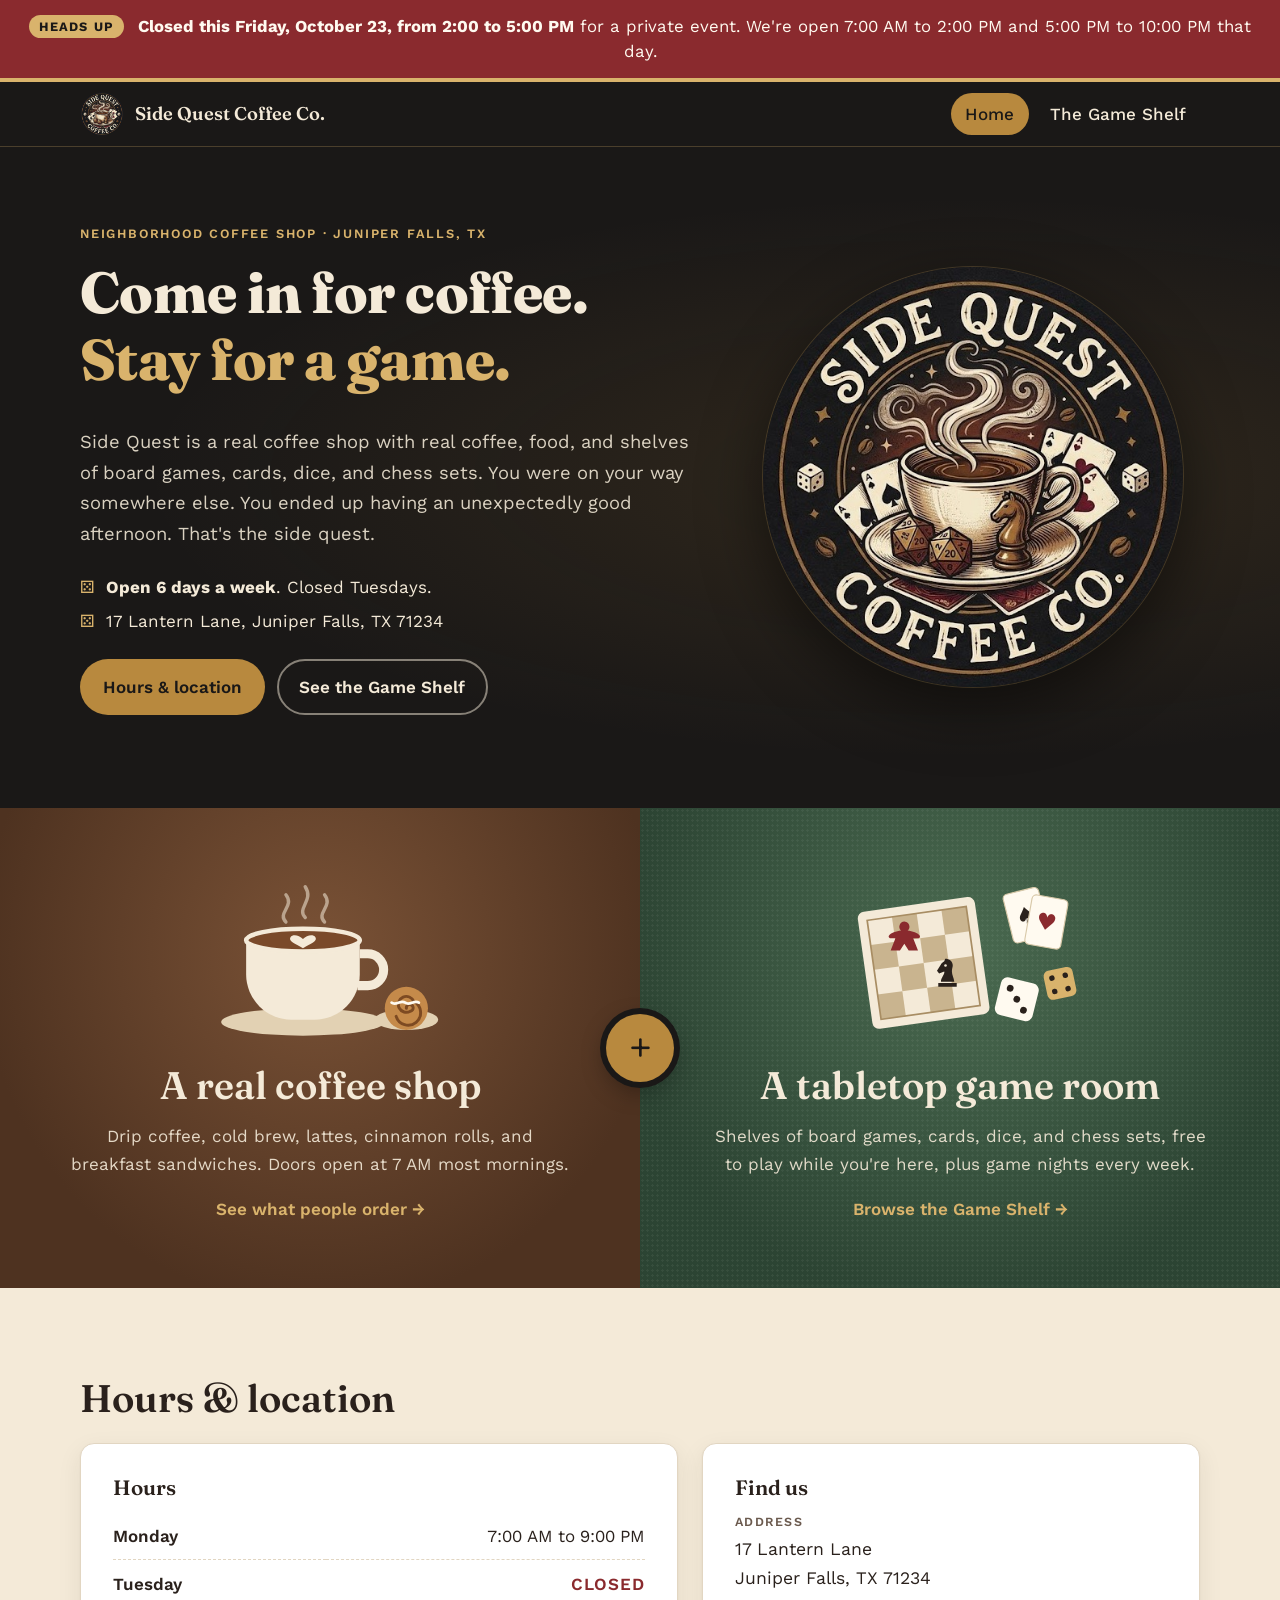
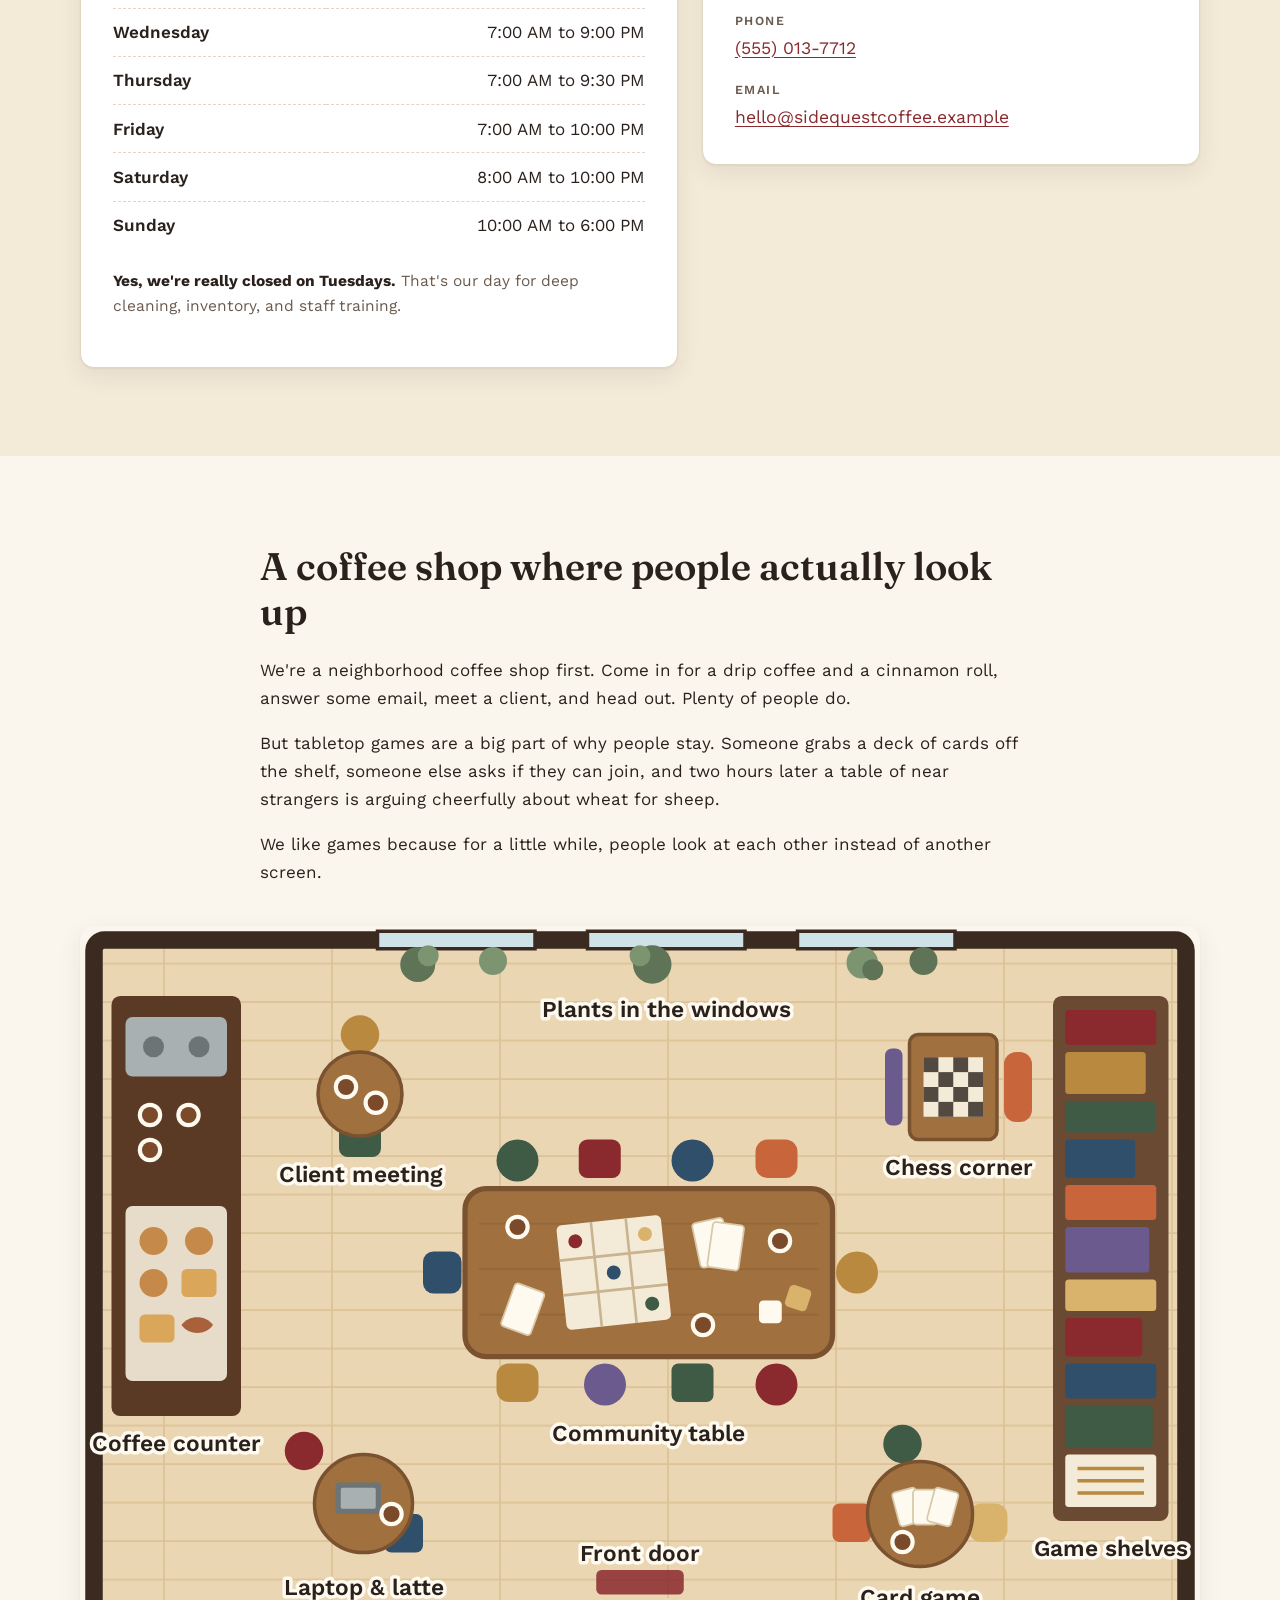
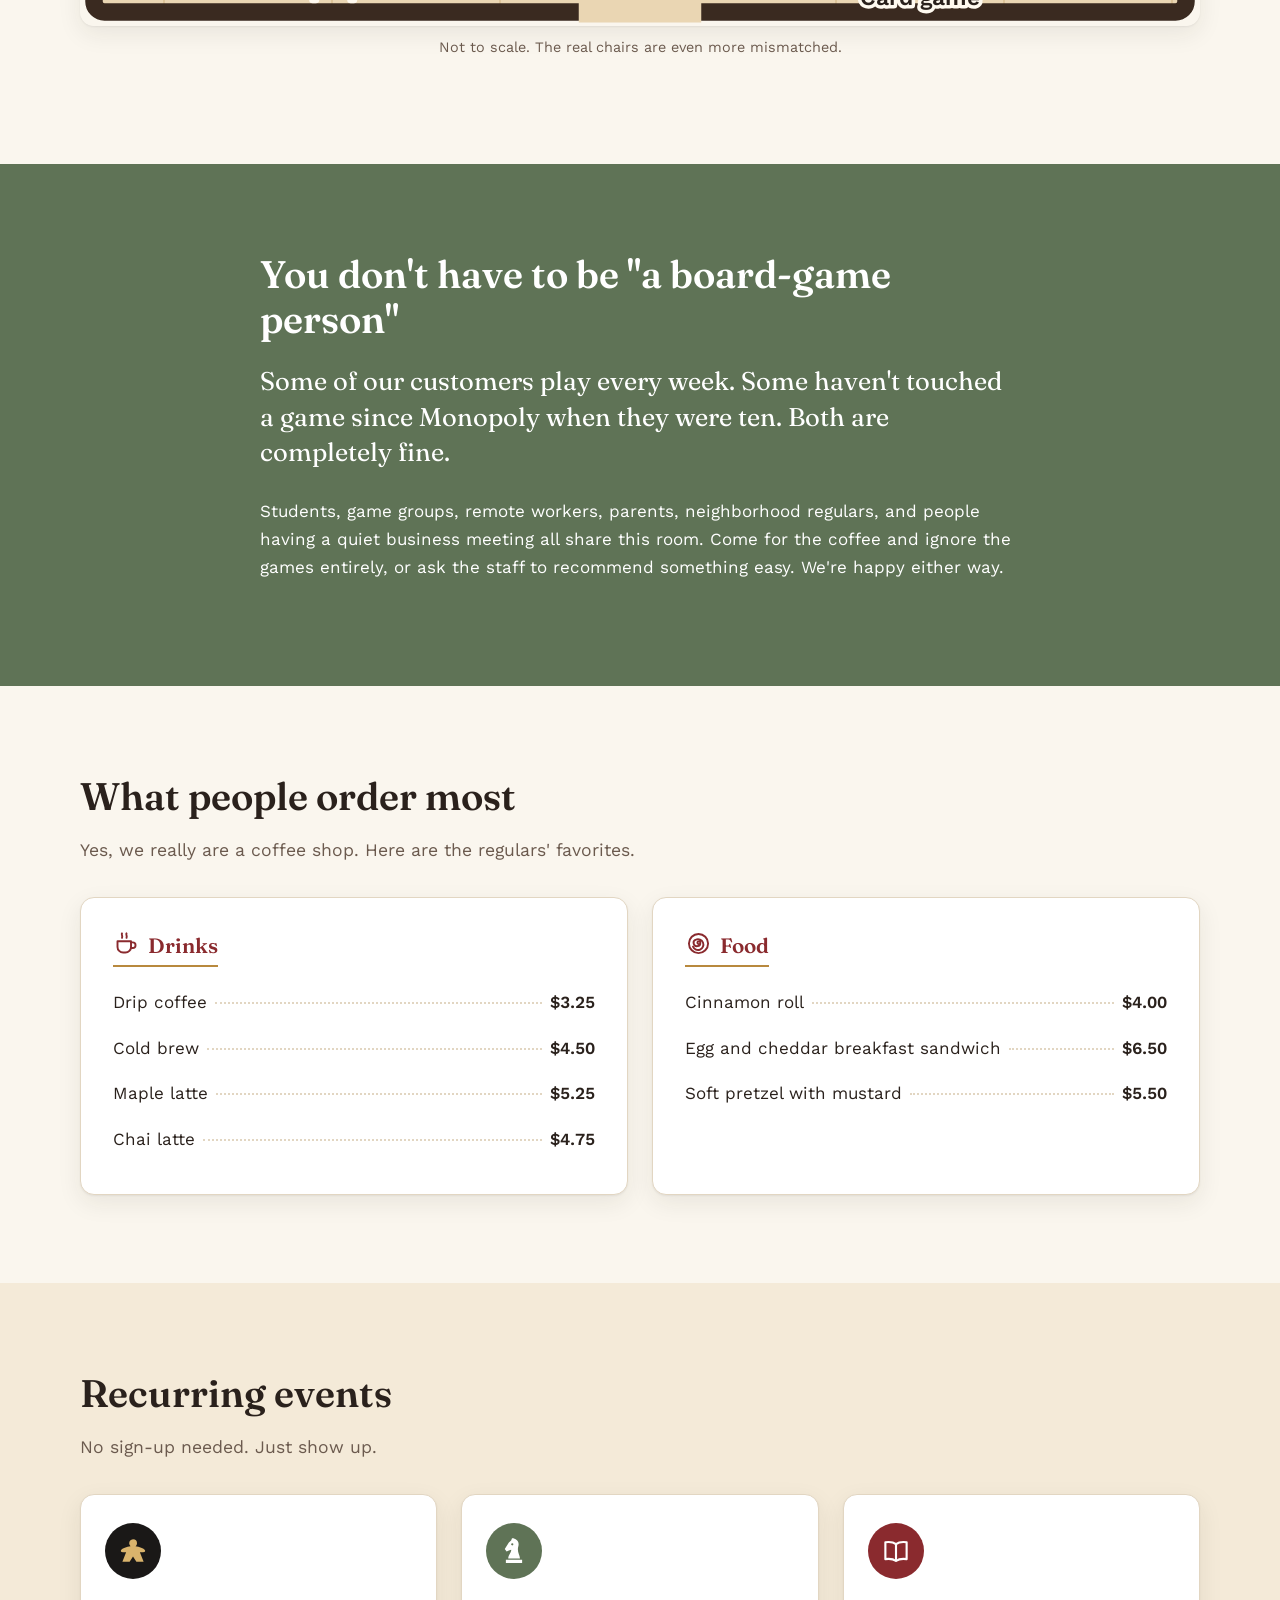
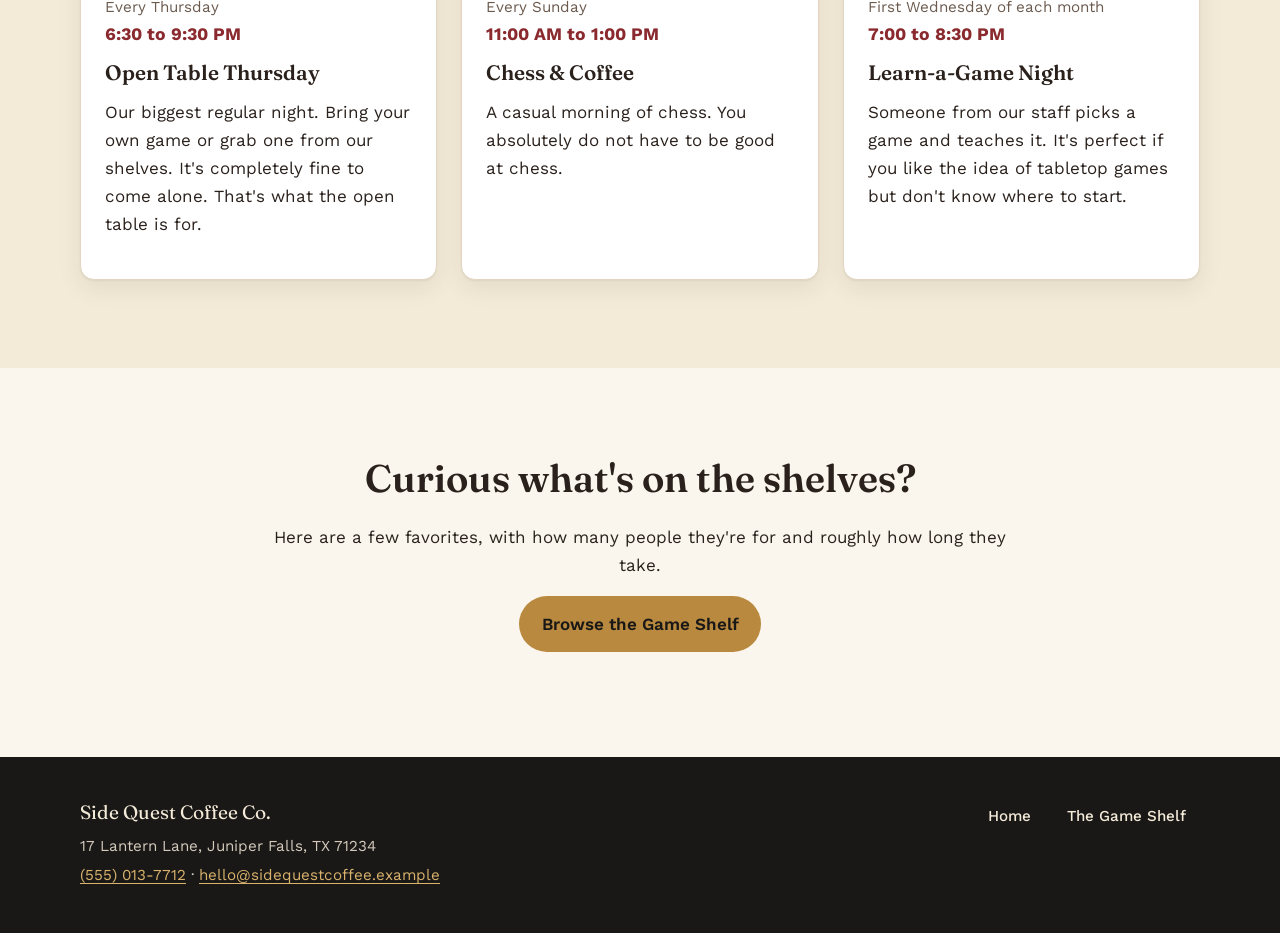
<file: index.html>
<!DOCTYPE html>
<html lang="en">
<head>
  <meta charset="utf-8">
  <meta name="viewport" content="width=device-width, initial-scale=1">
  <title>Side Quest Coffee Co. | Coffee &amp; Tabletop Games in Juniper Falls, TX</title>
  <meta name="description" content="Side Quest Coffee Co. is a neighborhood coffee shop in Juniper Falls, TX with shelves of board games, cards, and chess sets. Hours, menu, events, and location.">
  <link rel="icon" href="images/logo-small.jpg">
  <link rel="preconnect" href="https://fonts.googleapis.com">
  <link rel="preconnect" href="https://fonts.gstatic.com" crossorigin>
  <link href="https://fonts.googleapis.com/css2?family=Fraunces:opsz,wght@9..144,400;9..144,600;9..144,800&family=Work+Sans:wght@400;500;600&display=swap" rel="stylesheet">
  <link rel="stylesheet" href="style.css">
</head>
<body>
  <!-- Icon set, reused below with <use> -->
  <svg width="0" height="0" style="position:absolute" aria-hidden="true" focusable="false">
    <symbol id="i-cup" viewBox="0 0 24 24"><path d="M4 10h12v5a5 5 0 0 1-5 5H9a5 5 0 0 1-5-5z"/><path d="M16 11h1.5a2.5 2.5 0 0 1 0 5H16"/><path d="M8 3c-.8 1 .8 2 0 4M12 3c-.8 1 .8 2 0 4"/></symbol>
    <symbol id="i-roll" viewBox="0 0 24 24"><circle cx="12" cy="12" r="8.5"/><path d="M12 12.5a1.3 1.3 0 1 1 1.6-1.4 3 3 0 1 1-3.9-2.6 4.8 4.8 0 1 1-2.6 6.3"/></symbol>
    <symbol id="i-meeple" viewBox="0 0 24 24"><path fill="currentColor" stroke="none" d="M12 2.5a3.2 3.2 0 0 1 3.2 3.2c0 1-.5 1.9-1.2 2.4 2.9.4 6.6 1.5 7.6 3.2.5.9-.3 1.6-1.5 1.6h-2.6l3 7.6h-5.8L12 16.4l-2.7 4.1H3.5l3-7.6H3.9c-1.2 0-2-.7-1.5-1.6 1-1.7 4.7-2.8 7.6-3.2a3.2 3.2 0 0 1 2-5.6z"/></symbol>
    <symbol id="i-knight" viewBox="0 0 24 24"><path fill="currentColor" stroke="none" d="M5.5 21.5h13v-2.6h-13zM7.4 18h9.4c-.3-2.7-1.7-4.6-1.7-7.4 0-1.6.6-2.6.6-4.1 0-2.8-2.4-4.7-5.3-4.7L9.7 3.6 7.9 5.1 4.6 10.4l1.5 1.9 3.6-1.4c.7 1.8-2.4 4.4-2.3 7.1z"/><circle cx="10.6" cy="6.6" r=".9" fill="var(--paper, #fff)" stroke="none"/></symbol>
    <symbol id="i-book" viewBox="0 0 24 24"><path d="M12 6.5C10 5 7 4.5 3.5 5v13.5c3.5-.5 6.5 0 8.5 1.5 2-1.5 5-2 8.5-1.5V5C17 4.5 14 5 12 6.5z"/><path d="M12 6.5V20"/></symbol>
  </svg>

  <a class="skip-link" href="#main">Skip to content</a>
  <aside aria-label="Closure notice" style="background:#8a2a2e; color:#fffaf0; border-bottom:4px solid #d9b36c; padding:14px 20px; text-align:center; font-family:'Work Sans', system-ui, sans-serif; font-size:1.05rem; line-height:1.5;">
  <strong style="display:inline-block; background:#d9b36c; color:#1a1817; padding:2px 10px; border-radius:999px; font-size:0.8rem; letter-spacing:0.08em; text-transform:uppercase; margin-right:8px; vertical-align:1px;">Heads up</strong>
  <strong>Closed this Friday, October 23, from 2:00 to 5:00 PM</strong> for a private event. We're open 7:00 AM to 2:00 PM and 5:00 PM to 10:00 PM that day.
</aside>

  <header class="site-header">
    <div class="wrap header-inner">
      <a class="brand" href="index.html">
        <img src="images/logo-small.jpg" alt="Side Quest Coffee Co. logo: a coffee cup with playing cards, dice, and a chess knight" width="44" height="44">
        <span>Side Quest Coffee Co.</span>
      </a>
      <nav aria-label="Main">
        <ul class="nav-list">
          <li><a href="index.html" aria-current="page">Home</a></li>
          <li><a href="games.html">The Game Shelf</a></li>
        </ul>
      </nav>
    </div>
  </header>

  <main id="main">
    <!-- Hero -->
    <section class="hero">
      <div class="wrap hero-inner">
        <div class="hero-text">
          <p class="eyebrow">Neighborhood coffee shop &middot; Juniper Falls, TX</p>
          <h1>Come in for coffee. <span>Stay for a game.</span></h1>
          <p class="lede">
            Side Quest is a real coffee shop with real coffee, food, and shelves of board games,
            cards, dice, and chess sets. You were on your way somewhere else. You ended up having
            an unexpectedly good afternoon. That's the side quest.
          </p>
          <ul class="quick-facts" aria-label="Quick visit info">
            <li><strong>Open 6 days a week</strong>. Closed Tuesdays.</li>
            <li>17 Lantern Lane, Juniper Falls, TX 71234</li>
          </ul>
          <p class="hero-actions">
            <a class="btn btn-primary" href="#visit">Hours &amp; location</a>
            <a class="btn btn-ghost" href="games.html">See the Game Shelf</a>
          </p>
        </div>
        <div class="hero-logo">
          <img src="images/logo.jpg" alt="Side Quest Coffee Co. logo: a steaming cup of coffee surrounded by playing cards, dice, and a chess knight" width="520" height="520">
        </div>
      </div>
    </section>

    <!-- Two halves of the shop -->
    <section class="duo" aria-label="What Side Quest is">
      <div class="duo-side duo-coffee">
        <svg class="duo-art" viewBox="0 0 220 150" role="img" aria-label="Illustration of a steaming latte with heart-shaped latte art on a saucer, next to a cinnamon roll" focusable="false">
          <path d="M80 44c-8-8 8-14 0-24M97 40c-8-8 8-15 0-27M114 44c-8-8 8-14 0-24" fill="none" stroke="#f4ead8" stroke-opacity=".55" stroke-width="3" stroke-linecap="round"/>
          <ellipse cx="95" cy="132" rx="72" ry="12" fill="#e2d1b3"/>
          <path d="M145 72h7a14 14 0 0 1 0 28h-9" fill="none" stroke="#f4ead8" stroke-width="8"/>
          <path d="M45 60h100v30a40 40 0 0 1-40 40H85a40 40 0 0 1-40-40z" fill="#f4ead8"/>
          <ellipse cx="95" cy="60" rx="50" ry="10" fill="#7a4a2a" stroke="#f4ead8" stroke-width="4"/>
          <path d="M95 67c-7-4-13-6-11-9.5 2-3 7.5-2 11 1.5 3.5-3.5 9-4.5 11-1.5 2 3.5-4 5.5-11 9.5z" fill="#f4ead8"/>
          <g transform="translate(186 120)">
            <ellipse cy="10" rx="28" ry="9" fill="#e2d1b3"/>
            <circle r="19" fill="#c58a4a"/>
            <path d="M0 0a3 3 0 1 1 3.5 2.5 7 7 0 1 1 3-8.5 11 11 0 1 1-15.5 13" fill="none" stroke="#7d4a22" stroke-width="2.6" stroke-linecap="round"/>
            <path d="M-13-5c4 3 8-3 12 0s8-3 12 0" fill="none" stroke="#fffaf0" stroke-width="2.4" stroke-linecap="round"/>
          </g>
        </svg>
        <h2>A real coffee shop</h2>
        <p>Drip coffee, cold brew, lattes, cinnamon rolls, and breakfast sandwiches. Doors open at 7 AM most mornings.</p>
        <a href="#menu">See what people order &rarr;</a>
      </div>

      <div class="duo-plus" aria-hidden="true">+</div>

      <div class="duo-side duo-games">
        <svg class="duo-art" viewBox="0 0 220 150" role="img" aria-label="Illustration of a game board with a red meeple and a chess knight, two playing cards, and a pair of dice" focusable="false">
          <g transform="translate(78 80) rotate(-8)">
            <rect x="-52" y="-52" width="104" height="104" rx="6" fill="#f4ead8"/>
            <g fill="#c9b48f">
              <rect x="-44" y="-22" width="22" height="22"/><rect x="-44" y="22" width="22" height="22"/>
              <rect x="-22" y="-44" width="22" height="22"/><rect x="-22" y="0" width="22" height="22"/>
              <rect x="0" y="-22" width="22" height="22"/><rect x="0" y="22" width="22" height="22"/>
              <rect x="22" y="-44" width="22" height="22"/><rect x="22" y="0" width="22" height="22"/>
            </g>
            <rect x="-44" y="-44" width="88" height="88" fill="none" stroke="#a88d63" stroke-width="1.5"/>
          </g>
          <use href="#i-meeple" x="44" y="40" width="34" height="34" style="color:#8a2a2e"/>
          <use href="#i-knight" x="84" y="74" width="30" height="30" style="color:#2a211c;--paper:#f4ead8"/>
          <g transform="translate(168 38) rotate(-14)">
            <rect x="-16" y="-22" width="32" height="44" rx="4" fill="#fffaf0" stroke="#d8c8a8"/>
            <text x="0" y="7" text-anchor="middle" font-size="20" fill="#2a211c">&#9824;</text>
          </g>
          <g transform="translate(186 44) rotate(10)">
            <rect x="-16" y="-22" width="32" height="44" rx="4" fill="#fffaf0" stroke="#d8c8a8"/>
            <text x="0" y="7" text-anchor="middle" font-size="20" fill="#8a2a2e">&#9829;</text>
          </g>
          <g transform="translate(160 112) rotate(14)">
            <rect x="-17" y="-17" width="34" height="34" rx="6" fill="#fffaf0"/>
            <g fill="#2a211c"><circle cx="-8" cy="-8" r="3"/><circle cx="0" cy="0" r="3"/><circle cx="8" cy="8" r="3"/></g>
          </g>
          <g transform="translate(198 98) rotate(-12)">
            <rect x="-13" y="-13" width="26" height="26" rx="5" fill="#d9b36c"/>
            <g fill="#2a211c"><circle cx="-6" cy="-6" r="2.4"/><circle cx="6" cy="-6" r="2.4"/><circle cx="-6" cy="6" r="2.4"/><circle cx="6" cy="6" r="2.4"/></g>
          </g>
        </svg>
        <h2>A tabletop game room</h2>
        <p>Shelves of board games, cards, dice, and chess sets, free to play while you're here, plus game nights every week.</p>
        <a href="games.html">Browse the Game Shelf &rarr;</a>
      </div>
    </section>

    <!-- Visit: practical info first -->
    <section id="visit" class="section visit" aria-labelledby="visit-title">
      <div class="wrap">
        <h2 id="visit-title">Hours &amp; location</h2>
        <div class="visit-grid">
          <div class="card hours-card">
            <h3>Hours</h3>
            <table class="hours">
              <caption class="visually-hidden">Weekly business hours</caption>
              <tbody>
                <tr><th scope="row">Monday</th><td>7:00 AM to 9:00 PM</td></tr>
                <tr class="closed"><th scope="row">Tuesday</th><td>CLOSED</td></tr>
                <tr><th scope="row">Wednesday</th><td>7:00 AM to 9:00 PM</td></tr>
                <tr><th scope="row">Thursday</th><td>7:00 AM to 9:30 PM</td></tr>
                <tr><th scope="row">Friday</th><td>7:00 AM to 10:00 PM</td></tr>
                <tr><th scope="row">Saturday</th><td>8:00 AM to 10:00 PM</td></tr>
                <tr><th scope="row">Sunday</th><td>10:00 AM to 6:00 PM</td></tr>
              </tbody>
            </table>
            <p class="note">
              <strong>Yes, we're really closed on Tuesdays.</strong> That's our day for deep cleaning,
              inventory, and staff training.
            </p>
          </div>

          <div class="card contact-card">
            <h3>Find us</h3>
            <dl class="contact">
              <div>
                <dt>Address</dt>
                <dd><address>17 Lantern Lane<br>Juniper Falls, TX 71234</address></dd>
              </div>
              <div>
                <dt>Phone</dt>
                <dd><a href="tel:+15550137712">(555) 013-7712</a></dd>
              </div>
              <div>
                <dt>Email</dt>
                <dd><a href="mailto:hello@sidequestcoffee.example">hello@sidequestcoffee.example</a></dd>
              </div>
            </dl>
          </div>
        </div>
      </div>
    </section>

    <!-- About -->
    <section class="section about" aria-labelledby="about-title">
      <div class="wrap about-text">
        <div>
          <h2 id="about-title">A coffee shop where people actually look up</h2>
          <p>
            We're a neighborhood coffee shop first. Come in for a drip coffee and a cinnamon roll,
            answer some email, meet a client, and head out. Plenty of people do.
          </p>
          <p>
            But tabletop games are a big part of why people stay. Someone grabs a deck of cards off
            the shelf, someone else asks if they can join, and two hours later a table of near
            strangers is arguing cheerfully about wheat for sheep.
          </p>
          <p>
            We like games because for a little while, people look at each other instead of
            another screen.
          </p>
        </div>
      </div>

      <figure class="wrap floorplan">
        <div class="plan-scroll">
          <svg viewBox="0 0 640 400" role="img" aria-labelledby="plan-title plan-desc">
            <title id="plan-title">Illustrated map of the shop</title>
            <desc id="plan-desc">A top-down drawing of Side Quest. A coffee counter with an espresso machine and pastry case runs along the left wall. Game shelves line the right wall. A big community table in the middle has a game in progress, cards, dice, and coffee cups, surrounded by mismatched chairs. Smaller wood tables hold a chess game, a laptop and latte, and a two-person meeting. Plants sit in the front windows.</desc>
            <defs>
              <pattern id="planks" width="96" height="22" patternUnits="userSpaceOnUse">
                <rect width="96" height="22" fill="#ead6b3"/>
                <path d="M0 21.5h96M48 0v22" stroke="#dcc296" stroke-width="1"/>
              </pattern>
              <g id="cup-top"><circle r="7" fill="#fffaf0"/><circle r="4.6" fill="#7a4a2a"/></g>
            </defs>

            <!-- floor & walls -->
            <rect x="8" y="8" width="624" height="384" rx="6" fill="url(#planks)" stroke="#3a2a20" stroke-width="10"/>
            <!-- front windows with plants -->
            <g fill="#cfe2e8" stroke="#3a2a20" stroke-width="2">
              <rect x="170" y="3" width="90" height="10"/><rect x="290" y="3" width="90" height="10"/><rect x="410" y="3" width="90" height="10"/>
            </g>
            <g>
              <rect x="186" y="16" width="14" height="10" rx="2" fill="#a8613a"/><circle cx="193" cy="22" r="10" fill="#5f7356"/><circle cx="199" cy="17" r="6" fill="#7d9470"/>
              <rect x="230" y="16" width="12" height="9" rx="2" fill="#a8613a"/><circle cx="236" cy="20" r="8" fill="#7d9470"/>
              <rect x="320" y="16" width="14" height="10" rx="2" fill="#a8613a"/><circle cx="327" cy="22" r="11" fill="#5f7356"/><circle cx="320" cy="17" r="6" fill="#7d9470"/>
              <rect x="440" y="16" width="14" height="10" rx="2" fill="#a8613a"/><circle cx="447" cy="21" r="9" fill="#7d9470"/><circle cx="453" cy="25" r="6" fill="#5f7356"/>
              <rect x="476" y="16" width="12" height="9" rx="2" fill="#a8613a"/><circle cx="482" cy="20" r="8" fill="#5f7356"/>
            </g>
            <!-- front door -->
            <rect x="285" y="384" width="70" height="14" fill="#ead6b3"/>
            <rect x="295" y="368" width="50" height="14" rx="3" fill="#8a2a2e" opacity=".85"/>

            <!-- coffee counter -->
            <rect x="18" y="40" width="74" height="240" rx="5" fill="#5a3a24"/>
            <rect x="26" y="52" width="58" height="34" rx="4" fill="#a9b0b2"/>
            <circle cx="42" cy="69" r="6" fill="#6d7476"/><circle cx="68" cy="69" r="6" fill="#6d7476"/>
            <use href="#cup-top" x="40" y="108"/><use href="#cup-top" x="62" y="108"/><use href="#cup-top" x="40" y="128"/>
            <rect x="26" y="160" width="58" height="100" rx="4" fill="#f4ead8" opacity=".92"/>
            <g fill="#c58a4a"><circle cx="42" cy="180" r="8"/><circle cx="68" cy="180" r="8"/><circle cx="42" cy="204" r="8"/></g>
            <g fill="#d9a65a"><rect x="58" y="196" width="20" height="16" rx="3"/><rect x="34" y="222" width="20" height="16" rx="3"/></g>
            <path d="M58 228c4-6 14-6 18 0-4 6-14 6-18 0z" fill="#a8613a"/>

            <!-- game shelves -->
            <rect x="556" y="40" width="66" height="300" rx="5" fill="#6b4a33"/>
            <g>
              <rect x="563" y="48" width="52" height="20" rx="2" fill="#8a2a2e"/>
              <rect x="563" y="72" width="46" height="24" rx="2" fill="#b8893e"/>
              <rect x="563" y="100" width="52" height="18" rx="2" fill="#3f5a45"/>
              <rect x="563" y="122" width="40" height="22" rx="2" fill="#2f4f6b"/>
              <rect x="563" y="148" width="52" height="20" rx="2" fill="#c9653a"/>
              <rect x="563" y="172" width="48" height="26" rx="2" fill="#6b5a8e"/>
              <rect x="563" y="202" width="52" height="18" rx="2" fill="#d9b36c"/>
              <rect x="563" y="224" width="44" height="22" rx="2" fill="#8a2a2e"/>
              <rect x="563" y="250" width="52" height="20" rx="2" fill="#2f4f6b"/>
              <rect x="563" y="274" width="50" height="24" rx="2" fill="#3f5a45"/>
              <rect x="563" y="302" width="52" height="30" rx="2" fill="#f4ead8"/>
              <path d="M570 310h38M570 317h38M570 324h38" stroke="#b8893e" stroke-width="2"/>
            </g>

            <!-- community table, mismatched chairs -->
            <g>
              <circle cx="250" cy="134" r="12" fill="#3f5a45"/>
              <rect x="285" y="122" width="24" height="22" rx="5" fill="#8a2a2e"/>
              <circle cx="350" cy="134" r="12" fill="#2f4f6b"/>
              <rect x="386" y="122" width="24" height="22" rx="7" fill="#c9653a"/>
              <rect x="238" y="250" width="24" height="22" rx="7" fill="#b8893e"/>
              <circle cx="300" cy="262" r="12" fill="#6b5a8e"/>
              <rect x="338" y="250" width="24" height="22" rx="4" fill="#3f5a45"/>
              <circle cx="398" cy="262" r="12" fill="#8a2a2e"/>
              <rect x="196" y="186" width="22" height="24" rx="6" fill="#2f4f6b"/>
              <circle cx="444" cy="198" r="12" fill="#b8893e"/>
            </g>
            <rect x="220" y="150" width="210" height="96" rx="12" fill="#a0703f" stroke="#7a5230" stroke-width="3"/>
            <path d="M228 170h194M228 196h194M228 222h194" stroke="#8d6034" stroke-width="1" opacity=".6"/>
            <!-- game in progress -->
            <g transform="translate(305 198) rotate(-6)">
              <rect x="-30" y="-30" width="60" height="60" rx="3" fill="#f4ead8"/>
              <path d="M-30-10h60M-30 10h60M-10-30v60M10-30v60" stroke="#c9b48f" stroke-width="1.5"/>
              <circle cx="-20" cy="-20" r="4" fill="#8a2a2e"/><circle cx="0" cy="0" r="4" fill="#2f4f6b"/><circle cx="20" cy="20" r="4" fill="#3f5a45"/><circle cx="20" cy="-20" r="4" fill="#d9b36c"/>
            </g>
            <g fill="#fffaf0" stroke="#d8c8a8">
              <rect x="352" y="168" width="18" height="26" rx="2" transform="rotate(-12 361 181)"/>
              <rect x="360" y="170" width="18" height="26" rx="2" transform="rotate(8 369 183)"/>
              <rect x="244" y="206" width="18" height="26" rx="2" transform="rotate(20 253 219)"/>
            </g>
            <rect x="388" y="214" width="13" height="13" rx="2.5" fill="#fffaf0"/>
            <rect x="404" y="206" width="13" height="13" rx="2.5" fill="#d9b36c" transform="rotate(18 410 212)"/>
            <use href="#cup-top" x="250" y="172"/><use href="#cup-top" x="400" y="180"/><use href="#cup-top" x="356" y="228"/>

            <!-- chess table -->
            <rect x="460" y="70" width="10" height="44" rx="4" fill="#6b5a8e"/>
            <rect x="528" y="72" width="16" height="40" rx="7" fill="#c9653a"/>
            <rect x="474" y="62" width="50" height="60" rx="5" fill="#a0703f" stroke="#7a5230" stroke-width="2"/>
            <g transform="translate(482 75)">
              <rect width="34" height="34" fill="#f4ead8"/>
              <g fill="#2a211c" opacity=".8">
                <rect x="0" y="0" width="8.5" height="8.5"/><rect x="17" y="0" width="8.5" height="8.5"/>
                <rect x="8.5" y="8.5" width="8.5" height="8.5"/><rect x="25.5" y="8.5" width="8.5" height="8.5"/>
                <rect x="0" y="17" width="8.5" height="8.5"/><rect x="17" y="17" width="8.5" height="8.5"/>
                <rect x="8.5" y="25.5" width="8.5" height="8.5"/><rect x="25.5" y="25.5" width="8.5" height="8.5"/>
              </g>
            </g>

            <!-- meeting table near window -->
            <circle cx="160" cy="62" r="11" fill="#b8893e"/>
            <rect x="148" y="112" width="24" height="20" rx="5" fill="#3f5a45"/>
            <circle cx="160" cy="96" r="24" fill="#a0703f" stroke="#7a5230" stroke-width="2"/>
            <use href="#cup-top" x="152" y="92"/><use href="#cup-top" x="169" y="101"/>

            <!-- laptop & latte table -->
            <circle cx="128" cy="300" r="11" fill="#8a2a2e"/>
            <rect x="174" y="336" width="22" height="22" rx="4" fill="#2f4f6b"/>
            <circle cx="162" cy="330" r="28" fill="#a0703f" stroke="#7a5230" stroke-width="2"/>
            <rect x="146" y="318" width="26" height="18" rx="2" fill="#6d7476"/>
            <rect x="149" y="321" width="20" height="12" rx="1" fill="#a9b0b2"/>
            <use href="#cup-top" x="178" y="336"/>

            <!-- card game table -->
            <circle cx="470" cy="296" r="11" fill="#3f5a45"/>
            <rect x="508" y="330" width="22" height="22" rx="7" fill="#d9b36c"/>
            <rect x="430" y="330" width="22" height="22" rx="4" fill="#c9653a"/>
            <circle cx="480" cy="336" r="30" fill="#a0703f" stroke="#7a5230" stroke-width="2"/>
            <g fill="#fffaf0" stroke="#d8c8a8">
              <rect x="466" y="322" width="14" height="20" rx="2" transform="rotate(-15 473 332)"/>
              <rect x="476" y="322" width="14" height="20" rx="2"/>
              <rect x="486" y="322" width="14" height="20" rx="2" transform="rotate(15 493 332)"/>
            </g>
            <use href="#cup-top" x="470" y="352"/>

            <!-- labels -->
            <g class="plan-label" font-size="13">
              <text x="55" y="300" text-anchor="middle">Coffee counter</text>
              <text x="589" y="360" text-anchor="middle">Game shelves</text>
              <text x="325" y="294" text-anchor="middle">Community table</text>
              <text x="335" y="52" text-anchor="middle">Plants in the windows</text>
              <text x="502" y="142" text-anchor="middle">Chess corner</text>
              <text x="160" y="146" text-anchor="middle">Client meeting</text>
              <text x="162" y="382" text-anchor="middle">Laptop &amp; latte</text>
              <text x="480" y="388" text-anchor="middle">Card game</text>
              <text x="320" y="363" text-anchor="middle">Front door</text>
            </g>
          </svg>
        </div>
        <figcaption>Not to scale. The real chairs are even more mismatched.</figcaption>
      </figure>
    </section>

    <!-- Newcomers -->
    <section class="section newcomers" aria-labelledby="new-title">
      <div class="wrap narrow">
        <h2 id="new-title">You don't have to be "a board-game person"</h2>
        <p class="big">
          Some of our customers play every week. Some haven't touched a game since Monopoly when
          they were ten. Both are completely fine.
        </p>
        <p>
          Students, game groups, remote workers, parents, neighborhood regulars, and people having
          a quiet business meeting all share this room. Come for the coffee and ignore the games
          entirely, or ask the staff to recommend something easy. We're happy either way.
        </p>
      </div>
    </section>

    <!-- Menu -->
    <section id="menu" class="section menu" aria-labelledby="menu-title">
      <div class="wrap">
        <h2 id="menu-title">What people order most</h2>
        <p class="section-intro">Yes, we really are a coffee shop. Here are the regulars' favorites.</p>
        <div class="menu-grid">
          <div class="card menu-card">
            <h3><svg class="icon" aria-hidden="true" focusable="false"><use href="#i-cup"/></svg>Drinks</h3>
            <ul class="menu-list">
              <li><span class="item">Drip coffee</span><span class="price">$3.25</span></li>
              <li><span class="item">Cold brew</span><span class="price">$4.50</span></li>
              <li><span class="item">Maple latte</span><span class="price">$5.25</span></li>
              <li><span class="item">Chai latte</span><span class="price">$4.75</span></li>
            </ul>
          </div>
          <div class="card menu-card">
            <h3><svg class="icon" aria-hidden="true" focusable="false"><use href="#i-roll"/></svg>Food</h3>
            <ul class="menu-list">
              <li><span class="item">Cinnamon roll</span><span class="price">$4.00</span></li>
              <li><span class="item">Egg and cheddar breakfast sandwich</span><span class="price">$6.50</span></li>
              <li><span class="item">Soft pretzel with mustard</span><span class="price">$5.50</span></li>
            </ul>
          </div>
        </div>
      </div>
    </section>

    <!-- Events -->
    <section id="events" class="section events" aria-labelledby="events-title">
      <div class="wrap">
        <h2 id="events-title">Recurring events</h2>
        <p class="section-intro">No sign-up needed. Just show up.</p>
        <div class="events-grid">
          <article class="event-card">
            <span class="event-icon" aria-hidden="true"><svg><use href="#i-meeple"/></svg></span>
            <p class="event-when">Every Thursday<br><strong>6:30 to 9:30 PM</strong></p>
            <h3>Open Table Thursday</h3>
            <p>
              Our biggest regular night. Bring your own game or grab one from our shelves. It's
              completely fine to come alone. That's what the open table is for.
            </p>
          </article>
          <article class="event-card">
            <span class="event-icon" aria-hidden="true"><svg><use href="#i-knight"/></svg></span>
            <p class="event-when">Every Sunday<br><strong>11:00 AM to 1:00 PM</strong></p>
            <h3>Chess &amp; Coffee</h3>
            <p>
              A casual morning of chess. You absolutely do not have to be good at chess.
            </p>
          </article>
          <article class="event-card">
            <span class="event-icon" aria-hidden="true"><svg class="stroke"><use href="#i-book"/></svg></span>
            <p class="event-when">First Wednesday of each month<br><strong>7:00 to 8:30 PM</strong></p>
            <h3>Learn-a-Game Night</h3>
            <p>
              Someone from our staff picks a game and teaches it. It's perfect if you like the idea
              of tabletop games but don't know where to start.
            </p>
          </article>
        </div>
      </div>
    </section>

    <!-- Game shelf teaser -->
    <section class="section shelf-teaser">
      <div class="wrap narrow center">
        <h2>Curious what's on the shelves?</h2>
        <p>Here are a few favorites, with how many people they're for and roughly how long they take.</p>
        <p><a class="btn btn-primary" href="games.html">Browse the Game Shelf</a></p>
      </div>
    </section>
  </main>

  <footer class="site-footer">
    <div class="wrap footer-inner">
      <div>
        <p class="footer-name">Side Quest Coffee Co.</p>
        <address>17 Lantern Lane, Juniper Falls, TX 71234</address>
        <p><a href="tel:+15550137712">(555) 013-7712</a> &middot; <a href="mailto:hello@sidequestcoffee.example">hello@sidequestcoffee.example</a></p>
      </div>
      <nav aria-label="Footer">
        <ul class="nav-list">
          <li><a href="index.html">Home</a></li>
          <li><a href="games.html">The Game Shelf</a></li>
        </ul>
      </nav>
    </div>
  </footer>
</body>
</html>
</file>
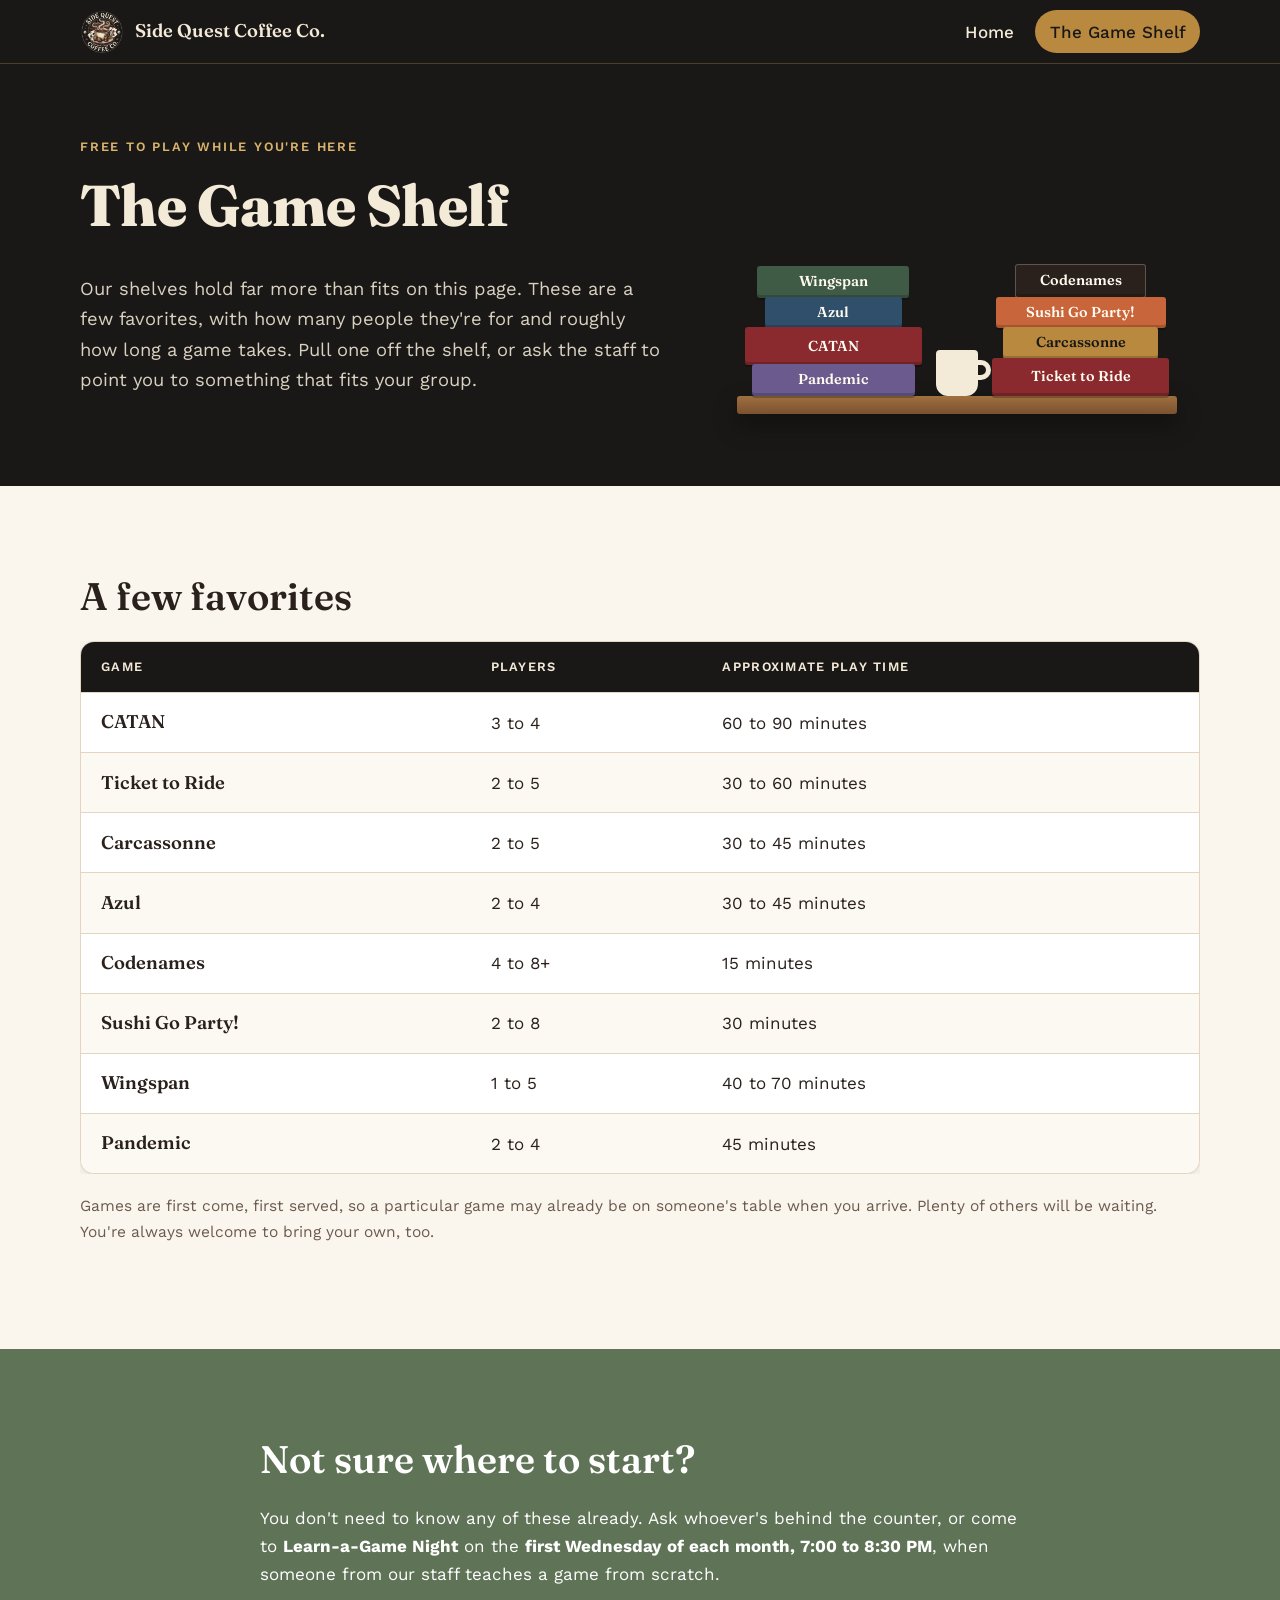
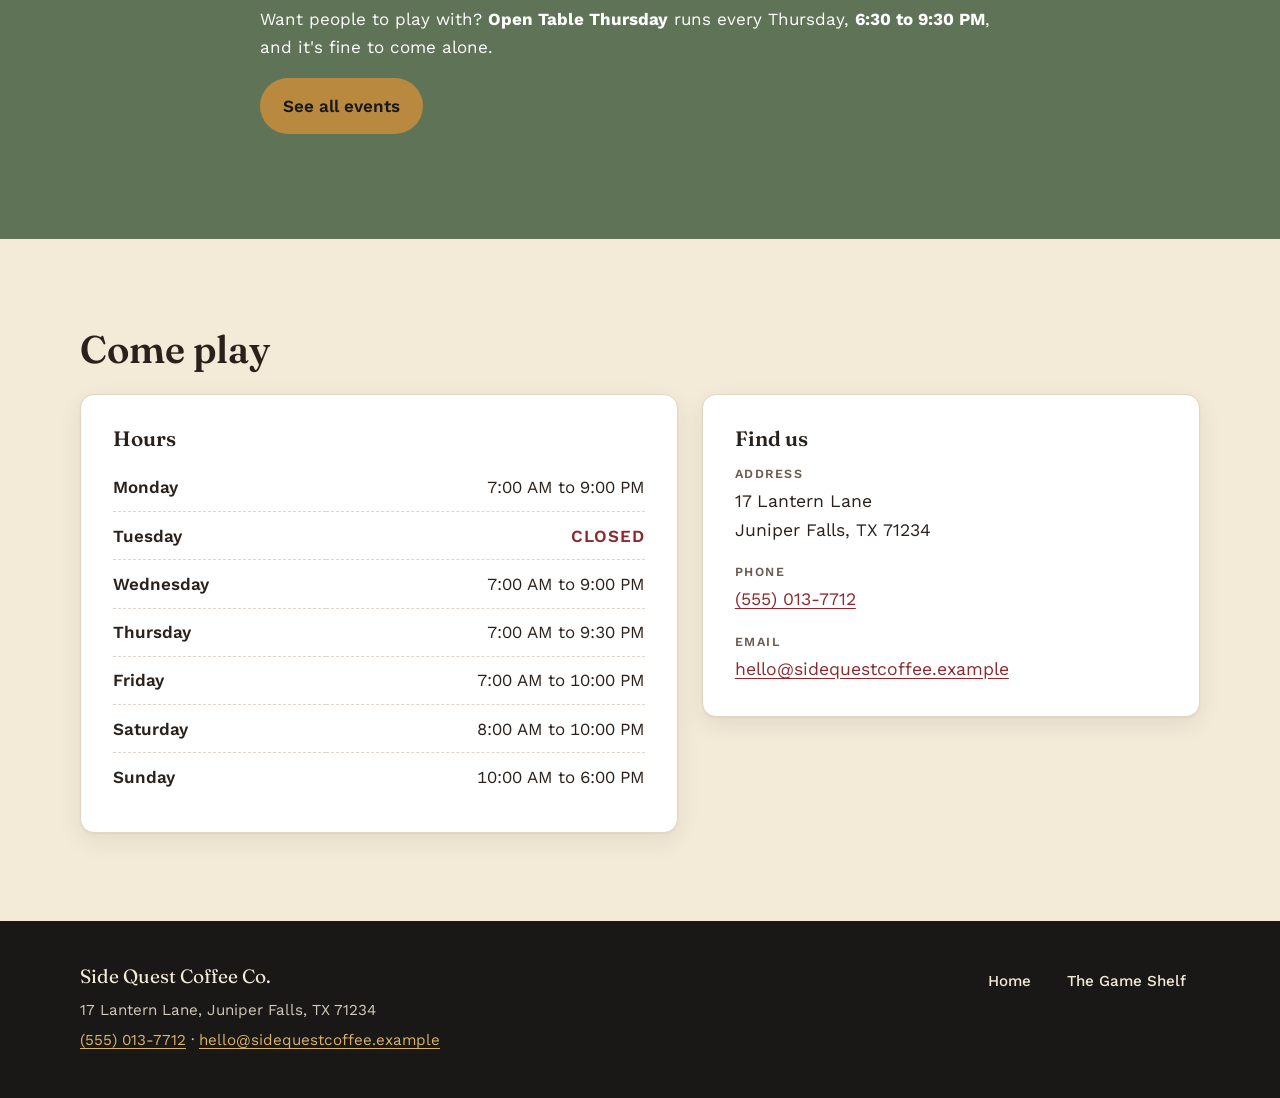
<file: games.html>
<!DOCTYPE html>
<html lang="en">
<head>
  <meta charset="utf-8">
  <meta name="viewport" content="width=device-width, initial-scale=1">
  <title>The Game Shelf | Side Quest Coffee Co.</title>
  <meta name="description" content="A few favorite board games from the shelves at Side Quest Coffee Co., with player counts and approximate play times.">
  <link rel="icon" href="images/logo-small.jpg">
  <link rel="preconnect" href="https://fonts.googleapis.com">
  <link rel="preconnect" href="https://fonts.gstatic.com" crossorigin>
  <link href="https://fonts.googleapis.com/css2?family=Fraunces:opsz,wght@9..144,400;9..144,600;9..144,800&family=Work+Sans:wght@400;500;600&display=swap" rel="stylesheet">
  <link rel="stylesheet" href="style.css">
</head>
<body>
  <a class="skip-link" href="#main">Skip to content</a>

  <header class="site-header">
    <div class="wrap header-inner">
      <a class="brand" href="index.html">
        <img src="images/logo-small.jpg" alt="Side Quest Coffee Co. logo: a coffee cup with playing cards, dice, and a chess knight" width="44" height="44">
        <span>Side Quest Coffee Co.</span>
      </a>
      <nav aria-label="Main">
        <ul class="nav-list">
          <li><a href="index.html">Home</a></li>
          <li><a href="games.html" aria-current="page">The Game Shelf</a></li>
        </ul>
      </nav>
    </div>
  </header>

  <main id="main">
    <section class="page-hero">
      <div class="wrap page-hero-inner">
        <div>
          <p class="eyebrow">Free to play while you're here</p>
          <h1>The Game Shelf</h1>
          <p class="lede">
            Our shelves hold far more than fits on this page. These are a few favorites, with how
            many people they're for and roughly how long a game takes. Pull one off the shelf, or
            ask the staff to point you to something that fits your group.
          </p>
        </div>
        <div class="shelf" role="img" aria-label="Illustration of two stacks of board game boxes on a wooden shelf, with a coffee mug between them">
          <div class="shelf-row">
            <div class="stack">
              <span class="box b-wingspan">Wingspan</span>
              <span class="box b-azul">Azul</span>
              <span class="box b-catan">CATAN</span>
              <span class="box b-pandemic">Pandemic</span>
            </div>
            <span class="mug"></span>
            <div class="stack">
              <span class="box b-codenames">Codenames</span>
              <span class="box b-sushi">Sushi Go Party!</span>
              <span class="box b-carc">Carcassonne</span>
              <span class="box b-ticket">Ticket to Ride</span>
            </div>
          </div>
          <div class="plank"></div>
        </div>
      </div>
    </section>

    <section class="section" aria-labelledby="favorites-title">
      <div class="wrap">
        <h2 id="favorites-title">A few favorites</h2>
        <div class="table-wrap">
          <table class="games">
            <caption class="visually-hidden">Favorite games with player counts and approximate play times</caption>
            <thead>
              <tr>
                <th scope="col">Game</th>
                <th scope="col">Players</th>
                <th scope="col">Approximate play time</th>
              </tr>
            </thead>
            <tbody>
              <tr><th scope="row">CATAN</th><td data-label="Players">3 to 4</td><td data-label="Play time">60 to 90 minutes</td></tr>
              <tr><th scope="row">Ticket to Ride</th><td data-label="Players">2 to 5</td><td data-label="Play time">30 to 60 minutes</td></tr>
              <tr><th scope="row">Carcassonne</th><td data-label="Players">2 to 5</td><td data-label="Play time">30 to 45 minutes</td></tr>
              <tr><th scope="row">Azul</th><td data-label="Players">2 to 4</td><td data-label="Play time">30 to 45 minutes</td></tr>
              <tr><th scope="row">Codenames</th><td data-label="Players">4 to 8+</td><td data-label="Play time">15 minutes</td></tr>
              <tr><th scope="row">Sushi Go Party!</th><td data-label="Players">2 to 8</td><td data-label="Play time">30 minutes</td></tr>
              <tr><th scope="row">Wingspan</th><td data-label="Players">1 to 5</td><td data-label="Play time">40 to 70 minutes</td></tr>
              <tr><th scope="row">Pandemic</th><td data-label="Players">2 to 4</td><td data-label="Play time">45 minutes</td></tr>
            </tbody>
          </table>
        </div>
        <p class="note">
          Games are first come, first served, so a particular game may already be on someone's
          table when you arrive. Plenty of others will be waiting. You're always welcome to bring
          your own, too.
        </p>
      </div>
    </section>

    <section class="section newcomers" aria-labelledby="start-title">
      <div class="wrap narrow">
        <h2 id="start-title">Not sure where to start?</h2>
        <p>
          You don't need to know any of these already. Ask whoever's behind the counter, or come to
          <strong>Learn-a-Game Night</strong> on the <strong>first Wednesday of each month, 7:00 to
          8:30 PM</strong>, when someone from our staff teaches a game from scratch.
        </p>
        <p>
          Want people to play with? <strong>Open Table Thursday</strong> runs every Thursday,
          <strong>6:30 to 9:30 PM</strong>, and it's fine to come alone.
        </p>
        <p><a class="btn btn-primary" href="index.html#events">See all events</a></p>
      </div>
    </section>

    <section class="section visit" aria-labelledby="visit-title">
      <div class="wrap">
        <h2 id="visit-title">Come play</h2>
        <div class="visit-grid">
          <div class="card hours-card">
            <h3>Hours</h3>
            <table class="hours">
              <caption class="visually-hidden">Weekly business hours</caption>
              <tbody>
                <tr><th scope="row">Monday</th><td>7:00 AM to 9:00 PM</td></tr>
                <tr class="closed"><th scope="row">Tuesday</th><td>CLOSED</td></tr>
                <tr><th scope="row">Wednesday</th><td>7:00 AM to 9:00 PM</td></tr>
                <tr><th scope="row">Thursday</th><td>7:00 AM to 9:30 PM</td></tr>
                <tr><th scope="row">Friday</th><td>7:00 AM to 10:00 PM</td></tr>
                <tr><th scope="row">Saturday</th><td>8:00 AM to 10:00 PM</td></tr>
                <tr><th scope="row">Sunday</th><td>10:00 AM to 6:00 PM</td></tr>
              </tbody>
            </table>
          </div>
          <div class="card contact-card">
            <h3>Find us</h3>
            <dl class="contact">
              <div>
                <dt>Address</dt>
                <dd><address>17 Lantern Lane<br>Juniper Falls, TX 71234</address></dd>
              </div>
              <div>
                <dt>Phone</dt>
                <dd><a href="tel:+15550137712">(555) 013-7712</a></dd>
              </div>
              <div>
                <dt>Email</dt>
                <dd><a href="mailto:hello@sidequestcoffee.example">hello@sidequestcoffee.example</a></dd>
              </div>
            </dl>
          </div>
        </div>
      </div>
    </section>
  </main>

  <footer class="site-footer">
    <div class="wrap footer-inner">
      <div>
        <p class="footer-name">Side Quest Coffee Co.</p>
        <address>17 Lantern Lane, Juniper Falls, TX 71234</address>
        <p><a href="tel:+15550137712">(555) 013-7712</a> &middot; <a href="mailto:hello@sidequestcoffee.example">hello@sidequestcoffee.example</a></p>
      </div>
      <nav aria-label="Footer">
        <ul class="nav-list">
          <li><a href="index.html">Home</a></li>
          <li><a href="games.html">The Game Shelf</a></li>
        </ul>
      </nav>
    </div>
  </footer>
</body>
</html>
</file>
<file: style.css>
/* Side Quest Coffee Co. — shared stylesheet for every page */

:root {
  --espresso: #1a1817;     /* matches the logo background */
  --roast: #2b211c;
  --cream: #f4ead8;
  --paper: #faf6ee;
  --ink: #2a211c;
  --muted: #6b5a4e;
  --gold: #b8893e;
  --gold-light: #d9b36c;
  --burgundy: #8a2a2e;
  --sage: #5f7356;
  --line: #e2d6c2;

  --font-display: "Fraunces", Georgia, "Times New Roman", serif;
  --font-body: "Work Sans", system-ui, -apple-system, "Segoe UI", sans-serif;

  --radius: 14px;
  --shadow: 0 1px 2px rgba(42, 33, 28, .06), 0 8px 24px rgba(42, 33, 28, .08);
}

/* ---------- Base ---------- */
*, *::before, *::after { box-sizing: border-box; }

html { scroll-behavior: smooth; }
@media (prefers-reduced-motion: reduce) { html { scroll-behavior: auto; } }

body {
  margin: 0;
  background: var(--paper);
  color: var(--ink);
  font-family: var(--font-body);
  font-size: 1.0625rem;
  line-height: 1.65;
}

img { max-width: 100%; height: auto; display: block; }

h1, h2, h3 {
  font-family: var(--font-display);
  line-height: 1.15;
  margin: 0 0 .6em;
  font-weight: 600;
}
h1 { font-size: clamp(2.2rem, 5.5vw, 3.6rem); font-weight: 800; letter-spacing: -.01em; }
h2 { font-size: clamp(1.7rem, 3.6vw, 2.4rem); }
h3 { font-size: 1.3rem; }

p { margin: 0 0 1em; }

a { color: var(--burgundy); text-underline-offset: 3px; }
a:hover { color: var(--ink); }
:focus-visible { outline: 3px solid var(--gold); outline-offset: 3px; border-radius: 4px; }

address { font-style: normal; }

.wrap { width: min(1120px, 100% - 2.5rem); margin-inline: auto; }
.narrow { max-width: 760px; }
.center { text-align: center; }

.visually-hidden {
  position: absolute !important;
  width: 1px; height: 1px;
  overflow: hidden; clip: rect(0 0 0 0);
  white-space: nowrap;
}

.skip-link {
  position: absolute; left: 1rem; top: -100px;
  background: var(--gold); color: var(--espresso);
  padding: .6rem 1rem; border-radius: 8px; z-index: 100;
  font-weight: 600;
}
.skip-link:focus { top: 1rem; }

/* ---------- Header & nav ---------- */
.site-header {
  background: var(--espresso);
  color: var(--cream);
  border-bottom: 1px solid rgba(217, 179, 108, .25);
  position: sticky; top: 0; z-index: 50;
}
.header-inner {
  display: flex; align-items: center; justify-content: space-between;
  gap: 1rem; padding: .6rem 0; flex-wrap: wrap;
}
.brand {
  display: flex; align-items: center; gap: .7rem;
  color: var(--cream); text-decoration: none;
  font-family: var(--font-display); font-weight: 600; font-size: 1.15rem;
}
.brand img { border-radius: 50%; width: 44px; height: 44px; flex: none; overflow: hidden; font-size: 0; }
.brand:hover { color: var(--gold-light); }

.nav-list { list-style: none; display: flex; gap: .4rem; margin: 0; padding: 0; flex-wrap: wrap; }
.nav-list a {
  display: block; padding: .45rem .9rem; border-radius: 999px;
  color: var(--cream); text-decoration: none; font-weight: 500;
}
.nav-list a:hover { background: rgba(244, 234, 216, .1); color: var(--cream); }
.nav-list a[aria-current="page"] { background: var(--gold); color: var(--espresso); }

/* ---------- Buttons ---------- */
.btn {
  display: inline-block; padding: .75rem 1.3rem; border-radius: 999px;
  font-weight: 600; text-decoration: none; border: 2px solid transparent;
  transition: background-color .15s, color .15s, border-color .15s;
}
.btn-primary { background: var(--gold); color: var(--espresso); }
.btn-primary:hover { background: var(--gold-light); color: var(--espresso); }
.btn-ghost { border-color: rgba(244, 234, 216, .5); color: var(--cream); }
.btn-ghost:hover { border-color: var(--cream); color: var(--cream); background: rgba(244, 234, 216, .08); }

/* ---------- Hero ---------- */
.hero {
  background:
    radial-gradient(ellipse at 75% 50%, rgba(184, 137, 62, .14), transparent 60%),
    var(--espresso);
  color: var(--cream);
  padding: clamp(2.5rem, 6vw, 5rem) 0;
}
.hero-inner {
  display: grid; grid-template-columns: 1.15fr .85fr;
  align-items: center; gap: clamp(1.5rem, 4vw, 4rem);
}
.hero h1 span { display: block; color: var(--gold-light); }
.eyebrow {
  text-transform: uppercase; letter-spacing: .14em; font-size: .8rem;
  font-weight: 600; color: var(--gold-light); margin-bottom: 1rem;
}
.lede { font-size: 1.15rem; max-width: 36em; }
.hero .lede { color: rgba(244, 234, 216, .88); }

.quick-facts { list-style: none; padding: 0; margin: 1.5rem 0; display: grid; gap: .35rem; }
.quick-facts li { padding-left: 1.6rem; position: relative; }
.quick-facts li::before {
  content: "\2684"; /* die face */
  position: absolute; left: 0; color: var(--gold-light);
}
.hero-actions { display: flex; flex-wrap: wrap; gap: .75rem; margin-top: 1.5rem; }

.hero-logo img {
  width: 100%; max-width: 420px; margin-inline: auto;
  border-radius: 50%;
  box-shadow: 0 0 0 1px rgba(217, 179, 108, .2), 0 20px 60px rgba(0, 0, 0, .5);
}

/* Inner-page hero */
.page-hero {
  background: var(--espresso); color: var(--cream);
  padding: clamp(2.5rem, 6vw, 4.5rem) 0;
}
.page-hero .lede { color: rgba(244, 234, 216, .88); }

/* ---------- Sections ---------- */
.section { padding: clamp(3rem, 7vw, 5.5rem) 0; scroll-margin-top: 4rem; }
.section-intro { color: var(--muted); font-size: 1.1rem; margin-top: -.3rem; margin-bottom: 2rem; }

.card {
  background: #fff;
  border: 1px solid var(--line);
  border-radius: var(--radius);
  padding: clamp(1.25rem, 3vw, 2rem);
  box-shadow: var(--shadow);
}

.note { color: var(--muted); font-size: .97rem; margin-top: 1.25rem; }
.note strong { color: var(--ink); }

/* ---------- Visit: hours & contact ---------- */
.visit { background: var(--cream); }
.visit-grid { display: grid; grid-template-columns: 1.2fr 1fr; gap: 1.5rem; align-items: start; }

.hours { width: 100%; border-collapse: collapse; font-variant-numeric: tabular-nums; }
.hours th, .hours td { padding: .6rem 0; border-bottom: 1px dashed var(--line); text-align: left; }
.hours th { font-weight: 600; padding-right: 1rem; }
.hours td { text-align: right; }
.hours tr:last-child th, .hours tr:last-child td { border-bottom: 0; }
.hours tr.closed td { color: var(--burgundy); font-weight: 600; letter-spacing: .05em; }

.contact { margin: 0; display: grid; gap: 1.1rem; }
.contact dt {
  font-size: .78rem; text-transform: uppercase; letter-spacing: .12em;
  color: var(--muted); font-weight: 600;
}
.contact dd { margin: .15rem 0 0; font-size: 1.1rem; overflow-wrap: anywhere; }

/* ---------- Two halves: coffee + games ---------- */
.duo { display: grid; grid-template-columns: 1fr 1fr; position: relative; }
.duo-side {
  color: var(--cream); text-align: center;
  padding: clamp(2.5rem, 5vw, 4rem) clamp(1.5rem, 5vw, 4.5rem);
}
.duo-side h2 { color: var(--cream); margin-bottom: .4em; }
.duo-side p { max-width: 30em; margin-inline: auto; color: rgba(244, 234, 216, .9); }
.duo-side a { color: var(--gold-light); font-weight: 600; text-decoration: none; }
.duo-side a:hover { text-decoration: underline; color: var(--cream); }
.duo-art { display: block; width: min(250px, 100%); height: auto; margin: 0 auto 1.25rem; }
.duo-coffee {
  background: radial-gradient(ellipse at 50% 30%, #7a5236, #4e3220 75%);
}
.duo-games {
  /* green felt */
  background:
    radial-gradient(rgba(255, 255, 255, .05) 1px, transparent 1.4px) 0 0 / 5px 5px,
    radial-gradient(ellipse at 50% 30%, #4a6a50, #2c4433 75%);
}
.duo-plus {
  position: absolute; left: 50%; top: 50%; transform: translate(-50%, -50%);
  width: 68px; height: 68px; border-radius: 50%;
  display: grid; place-items: center;
  background: var(--gold); color: var(--espresso);
  font-family: var(--font-display); font-size: 2.6rem; font-weight: 800; line-height: 1;
  box-shadow: 0 0 0 6px var(--espresso), 0 8px 24px rgba(0, 0, 0, .35);
  z-index: 1;
}

/* ---------- About + floor plan ---------- */
.about-text { max-width: 760px; }
.floorplan { margin-top: clamp(1.5rem, 4vw, 2.5rem); }
.plan-scroll { overflow-x: auto; border-radius: var(--radius); box-shadow: var(--shadow); }
.floorplan svg { display: block; width: 100%; min-width: 560px; height: auto; }
.plan-label {
  font-family: var(--font-body); font-weight: 600; fill: #2a211c;
  paint-order: stroke; stroke: #fffaf0; stroke-width: 4px; stroke-linejoin: round;
}
.floorplan figcaption { color: var(--muted); font-size: .9rem; margin-top: .6rem; text-align: center; }

/* ---------- Icons ---------- */
.icon {
  width: 1.3em; height: 1.3em; vertical-align: -.2em; margin-right: .4em;
  fill: none; stroke: currentColor; stroke-width: 1.7;
  stroke-linecap: round; stroke-linejoin: round;
}

/* ---------- Newcomers ---------- */
.newcomers { background: var(--sage); color: #fff; }
.newcomers h2 { color: #fff; }
.newcomers a:not(.btn) { color: #fff; }
.newcomers .big { font-family: var(--font-display); font-size: clamp(1.25rem, 2.6vw, 1.6rem); line-height: 1.4; }

/* ---------- Menu ---------- */
.menu-grid { display: grid; grid-template-columns: 1fr 1fr; gap: 1.5rem; }
.menu-card h3 { color: var(--burgundy); display: inline-flex; align-items: center; border-bottom: 2px solid var(--gold); padding-bottom: .4rem; display: inline-block; }
.menu-list { list-style: none; margin: 0; padding: 0; }
.menu-list li { display: flex; align-items: baseline; gap: .5rem; padding: .55rem 0; }
.menu-list li::after { content: none; }
.menu-list .item { flex: 0 1 auto; }
.menu-list .price {
  margin-left: auto; font-weight: 600; font-variant-numeric: tabular-nums;
  display: flex; align-items: baseline; gap: .5rem; flex: 1 0 auto; justify-content: flex-end;
}
.menu-list .price::before {
  content: ""; flex: 1; min-width: 1.5rem;
  border-bottom: 2px dotted var(--line); transform: translateY(-4px);
}

/* ---------- Events ---------- */
.events { background: var(--cream); }
.events-grid { display: grid; grid-template-columns: repeat(3, 1fr); gap: 1.5rem; }
.event-card {
  position: relative; background: #fff;
  border: 1px solid var(--line); border-radius: var(--radius);
  padding: 1.75rem 1.5rem 1.5rem; box-shadow: var(--shadow);
}
.event-icon {
  display: grid; place-items: center;
  width: 56px; height: 56px; border-radius: 50%; margin-bottom: 1rem;
  background: var(--espresso); color: var(--gold-light);
  --paper: var(--espresso);
}
.event-icon svg { width: 30px; height: 30px; }
.event-icon svg.stroke { fill: none; stroke: currentColor; stroke-width: 1.7; stroke-linejoin: round; }
.event-card:nth-child(2) .event-icon { background: var(--sage); --paper: var(--sage); color: #fff; }
.event-card:nth-child(3) .event-icon { background: var(--burgundy); color: #fff; }
.event-when {
  font-size: .95rem; color: var(--muted); margin-bottom: .75rem;
}
.event-when strong { color: var(--burgundy); font-size: 1.1rem; }

/* ---------- Game shelf ---------- */
.shelf-teaser { background: var(--paper); }

.table-wrap { overflow-x: auto; }
.games {
  width: 100%; border-collapse: separate; border-spacing: 0;
  background: #fff; border: 1px solid var(--line); border-radius: var(--radius);
  overflow: hidden; box-shadow: var(--shadow);
}
.games th, .games td { padding: .9rem 1.25rem; text-align: left; border-bottom: 1px solid var(--line); }
.games thead th {
  background: var(--espresso); color: var(--cream);
  font-size: .8rem; text-transform: uppercase; letter-spacing: .1em; font-weight: 600;
}
.games tbody th { font-family: var(--font-display); font-size: 1.15rem; font-weight: 600; }
.games tbody tr:nth-child(even) { background: #fcf9f3; }
.games tbody tr:last-child th, .games tbody tr:last-child td { border-bottom: 0; }

/* Shelf illustration on the Game Shelf page */
.page-hero-inner { display: grid; grid-template-columns: 1.2fr 1fr; gap: clamp(1.5rem, 4vw, 3.5rem); align-items: end; }
.shelf { max-width: 440px; width: 100%; justify-self: center; }
.shelf-row { display: flex; align-items: flex-end; justify-content: center; gap: .9rem; padding: 0 .5rem; }
.stack { display: flex; flex-direction: column; align-items: center; flex: 1; }
.box {
  display: block; width: 100%; padding: .45rem .6rem; margin-top: -1px;
  font-family: var(--font-display); font-weight: 600; font-size: .9rem; line-height: 1.2;
  text-align: center; white-space: nowrap; overflow: hidden; text-overflow: ellipsis;
  color: #fffaf0; border-radius: 3px;
  box-shadow: inset 0 -3px 0 rgba(0, 0, 0, .18), 0 2px 0 rgba(0, 0, 0, .25);
}
.b-wingspan { background: #3f5a45; width: 86%; }
.b-azul     { background: #2f4f6b; width: 78%; }
.b-catan    { background: #8a2a2e; width: 100%; padding-block: .65rem; }
.b-pandemic { background: #6b5a8e; width: 92%; }
.b-codenames{ background: #2a211c; width: 74%; border: 1px solid rgba(244, 234, 216, .25); }
.b-sushi    { background: #c9653a; width: 96%; }
.b-carc     { background: #b8893e; width: 88%; color: var(--espresso); }
.b-ticket   { background: #8a2a2e; width: 100%; padding-block: .65rem; }
.mug {
  flex: none; width: 42px; height: 46px; margin-bottom: 0;
  background: var(--cream); border-radius: 4px 4px 12px 12px; position: relative;
}
.mug::after {
  content: ""; position: absolute; right: -13px; top: 10px;
  width: 14px; height: 20px; border: 5px solid var(--cream); border-left: 0;
  border-radius: 0 10px 10px 0;
}
.plank {
  height: 18px; border-radius: 3px;
  background: linear-gradient(#a0703f, #7a5230);
  box-shadow: 0 10px 24px rgba(0, 0, 0, .4);
}

/* ---------- Footer ---------- */
.site-footer { background: var(--espresso); color: rgba(244, 234, 216, .85); padding: 2.5rem 0; font-size: .95rem; }
.site-footer a { color: var(--gold-light); }
.site-footer .nav-list a { color: var(--cream); }
.footer-inner { display: flex; justify-content: space-between; gap: 1.5rem; flex-wrap: wrap; align-items: flex-start; }
.footer-name { font-family: var(--font-display); font-size: 1.2rem; color: var(--cream); margin-bottom: .4rem; }
.site-footer p, .site-footer address { margin: 0 0 .3rem; }

/* ---------- Responsive ---------- */
@media (max-width: 860px) {
  .hero-inner, .visit-grid, .page-hero-inner { grid-template-columns: 1fr; }
  .duo { grid-template-columns: 1fr; }
  .duo-plus { position: relative; left: auto; top: auto; transform: none; margin: -34px auto; }
  .hero-logo { order: -1; }
  .hero-logo img { max-width: 220px; }
  .events-grid { grid-template-columns: 1fr; }
}

@media (max-width: 640px) {
  .menu-grid { grid-template-columns: 1fr; }
  .site-header { position: static; }
  .section { scroll-margin-top: 0; }
  .hero-logo img { max-width: 150px; }
  .brand span { font-size: 1rem; }
  .header-inner { justify-content: center; }

  /* Game table becomes stacked cards on phones */
  .games, .games tbody, .games tr, .games th, .games td { display: block; }
  .games { border: 0; background: none; box-shadow: none; }
  .games thead { position: absolute; width: 1px; height: 1px; overflow: hidden; clip: rect(0 0 0 0); }
  .games tbody tr {
    background: #fff !important; border: 1px solid var(--line);
    border-radius: var(--radius); margin-bottom: .9rem; padding: .4rem 0;
    box-shadow: var(--shadow);
  }
  .games th, .games td { border: 0; padding: .35rem 1.1rem; }
  .games td { display: flex; justify-content: space-between; gap: 1rem; }
  .games td::before { content: attr(data-label); color: var(--muted); font-weight: 500; }
}
</file>
